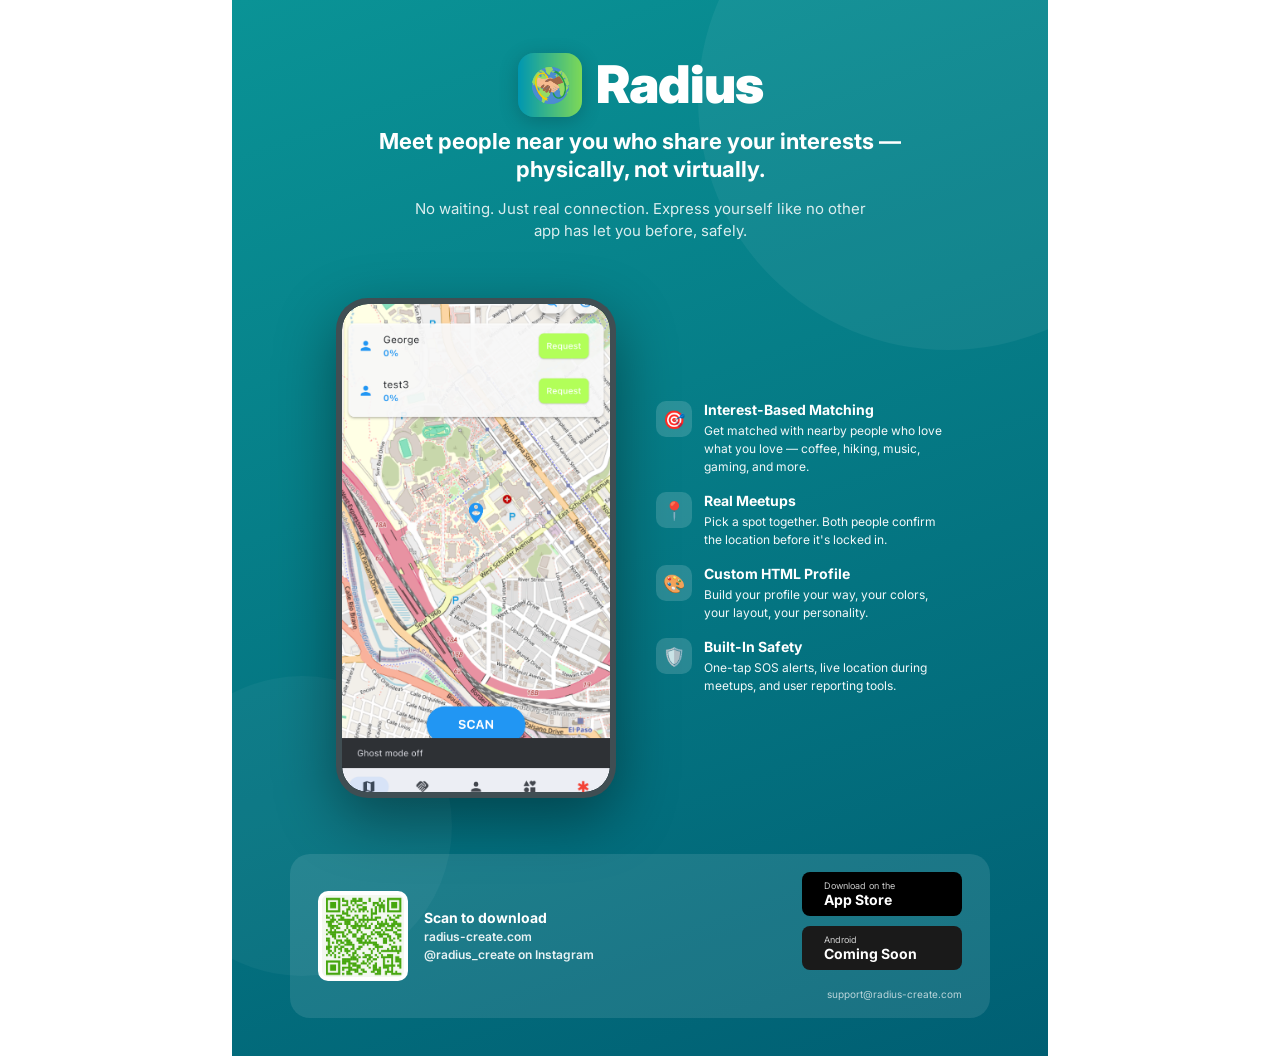
<file: flyer.html>
<!DOCTYPE html>
<html lang="en">
<head>
<meta charset="UTF-8">
<meta name="viewport" content="width=device-width, initial-scale=1.0">
<title>Radius Flyer</title>
<style>
  @import url('https://fonts.googleapis.com/css2?family=Inter:wght@400;600;700;900&display=swap');

  * { margin: 0; padding: 0; box-sizing: border-box; }

  body {
    font-family: 'Inter', sans-serif;
    background: #fff;
    display: flex;
    justify-content: center;
    align-items: center;
    min-height: 100vh;
  }
    .logo-container {
    width: 64px;
    height: 64px;
    border-radius: 16px;
    overflow: hidden;
    box-shadow: 0 4px 20px rgba(0,0,0,0.2);
    }

    .logo-container img {
    width: 100%;
    height: 100%;
    object-fit: cover;
    }
  .flyer {
    width: 8.5in;
    height: 11in;
    background: linear-gradient(160deg, #0a9396 0%, #005f73 100%);
    display: flex;
    flex-direction: column;
    align-items: center;
    justify-content: space-between;
    padding: 0.55in 0.6in 0.4in;
    position: relative;
    overflow: hidden;
  }

  /* background circle accents */
  .flyer::before {
    content: '';
    position: absolute;
    width: 500px;
    height: 500px;
    border-radius: 50%;
    background: rgba(255,255,255,0.05);
    top: -150px;
    right: -150px;
  }
  .flyer::after {
    content: '';
    position: absolute;
    width: 300px;
    height: 300px;
    border-radius: 50%;
    background: rgba(255,255,255,0.04);
    bottom: 80px;
    left: -80px;
  }

  /* TOP: logo + app name */
  .top {
    display: flex;
    flex-direction: column;
    align-items: center;
    gap: 10px;
    z-index: 1;
  }

  .logo-row {
    display: flex;
    align-items: center;
    gap: 14px;
  }

  .logo-circle {
    width: 64px;
    height: 64px;
    border-radius: 16px;
    background: #fff;
    display: flex;
    align-items: center;
    justify-content: center;
    font-size: 32px;
    box-shadow: 0 4px 20px rgba(0,0,0,0.2);
  }

  .app-name {
    font-size: 52px;
    font-weight: 900;
    color: #ffffff;
    letter-spacing: -1px;
  }

  .tagline-main {
    font-size: 22px;
    font-weight: 700;
    color: #ffffff;
    text-align: center;
    line-height: 1.3;
    max-width: 5.5in;
  }

  .tagline-sub {
    font-size: 15px;
    font-weight: 400;
    color: rgba(255,255,255,0.85);
    text-align: center;
    max-width: 5in;
    line-height: 1.5;
    margin-top: 4px;
  }

  /* MIDDLE: screenshot + features */
  .middle {
    display: flex;
    align-items: center;
    gap: 40px;
    z-index: 1;
    width: 100%;
    justify-content: center;
  }

  .phone-frame {
    width: 210px;
    height: 380px;
    background: #001219;
    border-radius: 32px;
    border: 6px solid rgba(255,255,255,0.25);
    overflow: hidden;
    box-shadow: 0 20px 60px rgba(0,0,0,0.4);
    display: flex;
    flex-direction: column;
  }

  .phone-screen-top {
    background: #0a9396;
    padding: 10px 12px 6px;
    display: flex;
    align-items: center;
    gap: 8px;
  }

  .phone-screen-top span {
    color: white;
    font-size: 11px;
    font-weight: 700;
    letter-spacing: 1px;
  }

  .phone-map {
    flex: 1;
    background: #e8f4f4;
    position: relative;
    overflow: hidden;
  }

  /* Fake map grid */
  .phone-map::before {
    content: '';
    position: absolute;
    inset: 0;
    background-image:
      linear-gradient(rgba(10,147,150,0.15) 1px, transparent 1px),
      linear-gradient(90deg, rgba(10,147,150,0.15) 1px, transparent 1px);
    background-size: 20px 20px;
  }

  .map-road-h {
    position: absolute;
    height: 6px;
    background: white;
    left: 0; right: 0;
    box-shadow: 0 1px 3px rgba(0,0,0,0.1);
  }
  .map-road-v {
    position: absolute;
    width: 6px;
    background: white;
    top: 0; bottom: 0;
    box-shadow: 1px 0 3px rgba(0,0,0,0.1);
  }

  .map-pin {
    position: absolute;
    font-size: 22px;
  }

  .phone-matches {
    background: rgba(255,255,255,0.95);
    padding: 8px 10px;
    display: flex;
    flex-direction: column;
    gap: 5px;
  }

  .match-row {
    display: flex;
    align-items: center;
    justify-content: space-between;
    font-size: 10px;
  }

  .match-info {
    display: flex;
    align-items: center;
    gap: 6px;
    color: #333;
    font-weight: 600;
  }

  .match-avatar {
    width: 20px;
    height: 20px;
    border-radius: 50%;
    background: #0a9396;
    display: flex;
    align-items: center;
    justify-content: center;
    color: white;
    font-size: 9px;
  }

  .match-pct {
    color: #0a9396;
    font-weight: 700;
    font-size: 9px;
  }

  .match-btn {
    background: #52b788;
    color: white;
    border: none;
    border-radius: 4px;
    padding: 3px 8px;
    font-size: 9px;
    font-weight: 700;
  }

  .phone-bottom {
    background: #001219;
    padding: 6px 0 8px;
    display: flex;
    justify-content: space-around;
  }

  .phone-tab {
    display: flex;
    flex-direction: column;
    align-items: center;
    gap: 2px;
    color: rgba(255,255,255,0.5);
    font-size: 7px;
  }

  .phone-tab.active { color: #0a9396; }
  .phone-tab-icon { font-size: 12px; }

  .scan-btn-mock {
    position: absolute;
    bottom: 70px;
    left: 50%;
    transform: translateX(-50%);
    background: #0a9396;
    color: white;
    font-size: 10px;
    font-weight: 800;
    padding: 5px 20px;
    border-radius: 20px;
    letter-spacing: 1px;
    box-shadow: 0 3px 10px rgba(10,147,150,0.5);
  }

  /* Features list */
  .features {
    display: flex;
    flex-direction: column;
    gap: 16px;
    max-width: 3in;
  }

  .feature-item {
    display: flex;
    align-items: flex-start;
    gap: 12px;
  }

  .feature-icon {
    width: 36px;
    height: 36px;
    border-radius: 10px;
    background: rgba(255,255,255,0.15);
    display: flex;
    align-items: center;
    justify-content: center;
    font-size: 18px;
    flex-shrink: 0;
  }

  .feature-text h3 {
    color: #ffffff;
    font-size: 13px;
    font-weight: 700;
    margin-bottom: 2px;
  }

  .feature-text p {
    color: rgba(255,255,255,0.75);
    font-size: 11px;
    line-height: 1.4;
  }

  /* BOTTOM: QR + badges */
  .bottom {
    display: flex;
    align-items: center;
    justify-content: space-between;
    width: 100%;
    z-index: 1;
    background: rgba(255,255,255,0.1);
    border-radius: 20px;
    padding: 18px 28px;
    gap: 20px;
  }

  .qr-section {
    display: flex;
    align-items: center;
    gap: 16px;
  }

  .qr-placeholder {
    width: 90px;
    height: 90px;
    background: white;
    border-radius: 10px;
    display: flex;
    align-items: center;
    justify-content: center;
    padding: 6px;
  }

  .qr-placeholder svg {
    width: 100%;
    height: 100%;
  }

  .qr-label {
    color: rgba(255,255,255,0.9);
    font-size: 12px;
    font-weight: 600;
    line-height: 1.5;
  }

  .qr-label strong {
    color: white;
    font-size: 14px;
    display: block;
  }

  .badges {
    display: flex;
    flex-direction: column;
    gap: 10px;
    align-items: flex-end;
  }

  .badge {
    background: #000;
    border-radius: 8px;
    padding: 8px 14px;
    display: flex;
    align-items: center;
    gap: 8px;
    width: 160px;
  }
  .qr-section img {
  width: 90px;
  height: 90px;
  border-radius: 10px;
  background: white;
  padding: 4px;
}
.phone-frame {
  width: 280px;
  height: 500px;
  background: #001219;
  border-radius: 32px;
  border: 6px solid rgba(255,255,255,0.25);
  overflow: hidden;
  box-shadow: 0 20px 60px rgba(0,0,0,0.4);
  display: flex;
  flex-direction: column;
}
.feature-text h3 {
  color: #ffffff;
  font-size: 14px;
  font-weight: 700;
  margin-bottom: 4px;
}

.feature-text p {
  color: rgba(255,255,255,0.95);
  font-size: 12px;
  line-height: 1.5;
}

  .badge-icon { font-size: 22px; color: white; }

  .badge-text { color: white; }
  .badge-text .small { font-size: 9px; opacity: 0.8; display: block; }
  .badge-text .big { font-size: 14px; font-weight: 700; display: block; }

  .badge.android { background: #1a1a1a; }

  .contact-line {
    color: rgba(255,255,255,0.7);
    font-size: 10px;
    text-align: center;
    margin-top: 8px;
  }

  @media print {
    body { margin: 0; }
    .flyer { width: 8.5in; height: 11in; }
  }
</style>
</head>
<body>
<div class="flyer">

  <!-- TOP -->
  <div class="top">
    <div class="logo-row">
      <div class="logo-container">
        <img src="Untitled Design - 1.jpg" alt="Radius Logo">
        </div>
      <div class="app-name">Radius</div>
    </div>
    <div class="tagline-main">Meet people near you who share your interests — physically, not virtually.</div>
    <div class="tagline-sub">No waiting. Just real connection. Express yourself like no other app has let you before, safely.</div>
  </div>

  <!-- MIDDLE -->
  <div class="middle">

    <!-- Phone mockup -->
    <div class="phone-frame">
    <img src="IMG_4872 (1).png" alt="Radius App Screenshot" style="width:100%; height:100%; object-fit:cover; border-radius:26px;">
    </div>

    <!-- Features -->
    <div class="features">
      <div class="feature-item">
        <div class="feature-icon">🎯</div>
        <div class="feature-text">
          <h3>Interest-Based Matching</h3>
          <p>Get matched with nearby people who love what you love — coffee, hiking, music, gaming, and more.</p>
        </div>
      </div>
      <div class="feature-item">
        <div class="feature-icon">📍</div>
        <div class="feature-text">
          <h3>Real Meetups</h3>
          <p>Pick a spot together. Both people confirm the location before it's locked in.</p>
        </div>
      </div>
      <div class="feature-item">
        <div class="feature-icon">🎨</div>
        <div class="feature-text">
          <h3>Custom HTML Profile</h3>
          <p>Build your profile your way, your colors, your layout, your personality.</p>
        </div>
      </div>
      <div class="feature-item">
        <div class="feature-icon">🛡️</div>
        <div class="feature-text">
          <h3>Built-In Safety</h3>
          <p>One-tap SOS alerts, live location during meetups, and user reporting tools.</p>
        </div>
      </div>
    </div>

  </div>

  <!-- BOTTOM -->
 <!-- BOTTOM -->
<div class="bottom">
  <div class="qr-section">
    <img src="image.png" alt="QR Code">
    <div class="qr-label">
      <strong>Scan to download</strong>
      radius-create.com<br>
      @radius_create on Instagram
    </div>
  </div>

  <div class="badges">
    <div class="badge">
      <div class="badge-icon"></div>
      <div class="badge-text">
        <span class="small">Download on the</span>
        <span class="big">App Store</span>
      </div>
    </div>
    <div class="badge android">
      <div class="badge-icon"></div>
      <div class="badge-text">
        <span class="small">Android</span>
        <span class="big">Coming Soon</span>
      </div>
    </div>
    <div class="contact-line">support@radius-create.com</div>
  </div>
</div>

</div>
</body>
</html>
</file>
